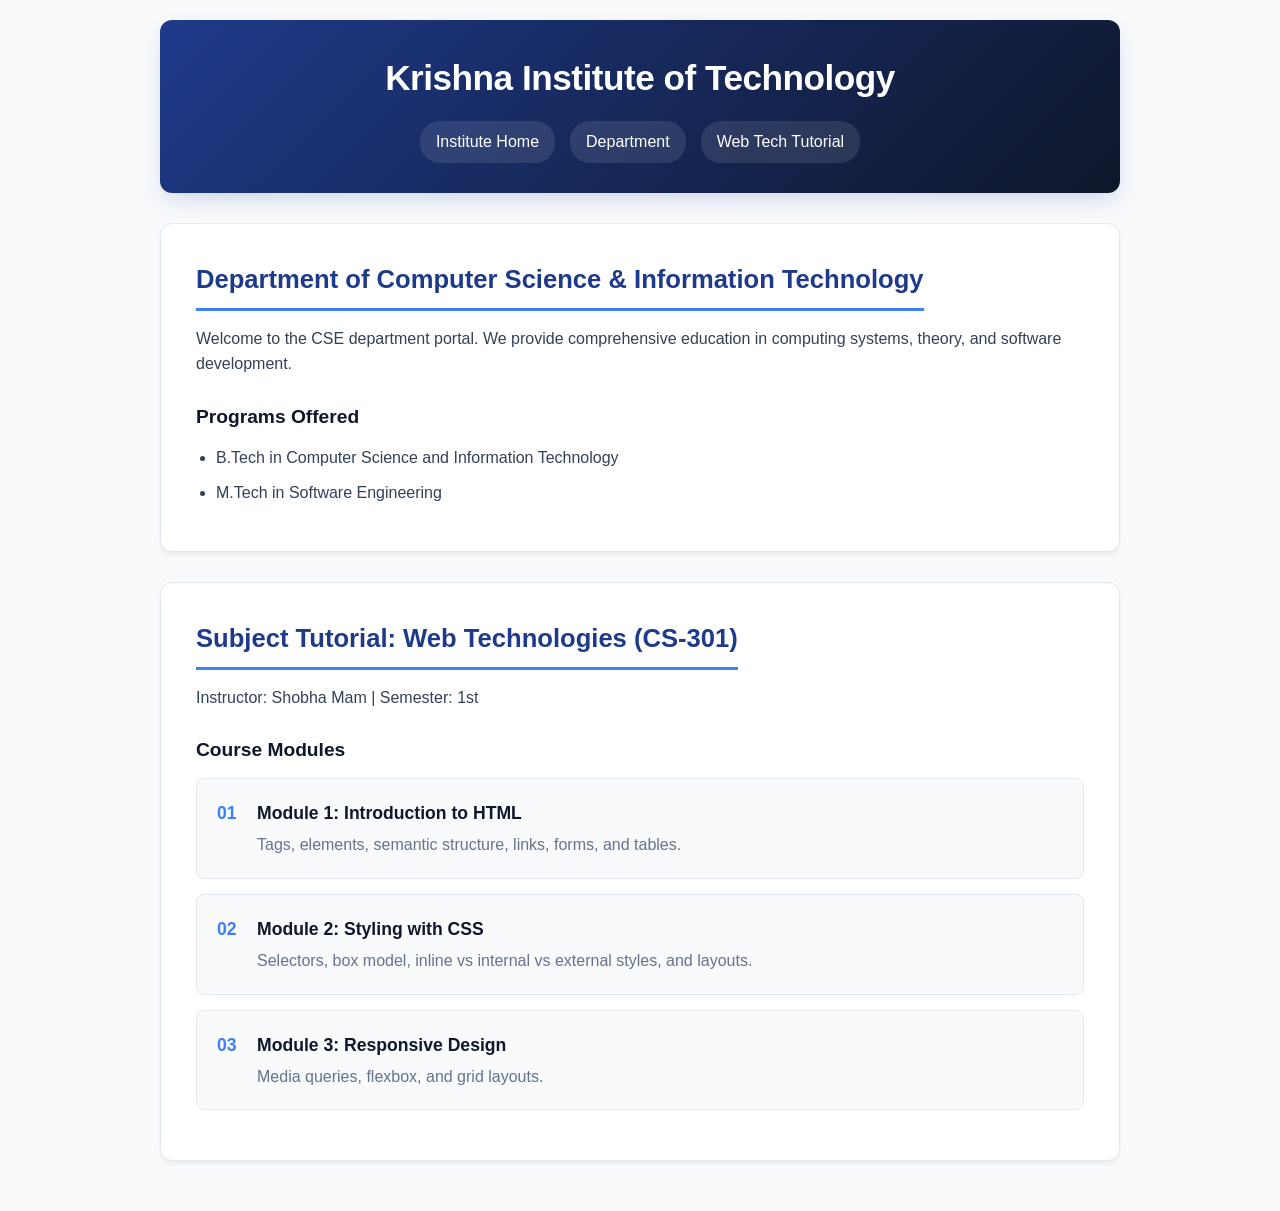
<file: index.html>
<!DOCTYPE html>
<html lang="en">
<head>
  <meta charset="UTF-8">
  <title>Academic Portal</title>
  <link rel="stylesheet" href="style.css">
</head>
<body>
  <!-- Institute Website Section -->
  <header>
    <h1>Krishna Institute of Technology</h1>
    <nav>
      <a href="#institute">Institute Home</a>
      <a href="#department">Department</a>
      <a href="#tutorial">Web Tech Tutorial</a>
    </nav>
  </header>

  <!-- Department Section -->
  <section id="department">
    <h2>Department of Computer Science & Information Technology</h2>
    <p>Welcome to the CSE department portal. We provide comprehensive education in computing systems, theory, and software development.</p>
    <h3>Programs Offered</h3>
    <ul>
      <li>B.Tech in Computer Science and Information Technology</li>
      <li>M.Tech in Software Engineering</li>
    </ul>
  </section>

  <!-- Tutorial Website for a Specific Subject -->
  <section id="tutorial">
    <h2>Subject Tutorial: Web Technologies (CS-301)</h2>
    <p>Instructor: Shobha Mam | Semester: 1st</p>
    
    <h3>Course Modules</h3>
    <ol>
      <li>
        <strong>Module 1: Introduction to HTML</strong>
        <p>Tags, elements, semantic structure, links, forms, and tables.</p>
      </li>
      <li>
        <strong>Module 2: Styling with CSS</strong>
        <p>Selectors, box model, inline vs internal vs external styles, and layouts.</p>
      </li>
      <li>
        <strong>Module 3: Responsive Design</strong>
        <p>Media queries, flexbox, and grid layouts.</p>
      </li>
    </ol>
  </section>
</body>
</html>
</file>
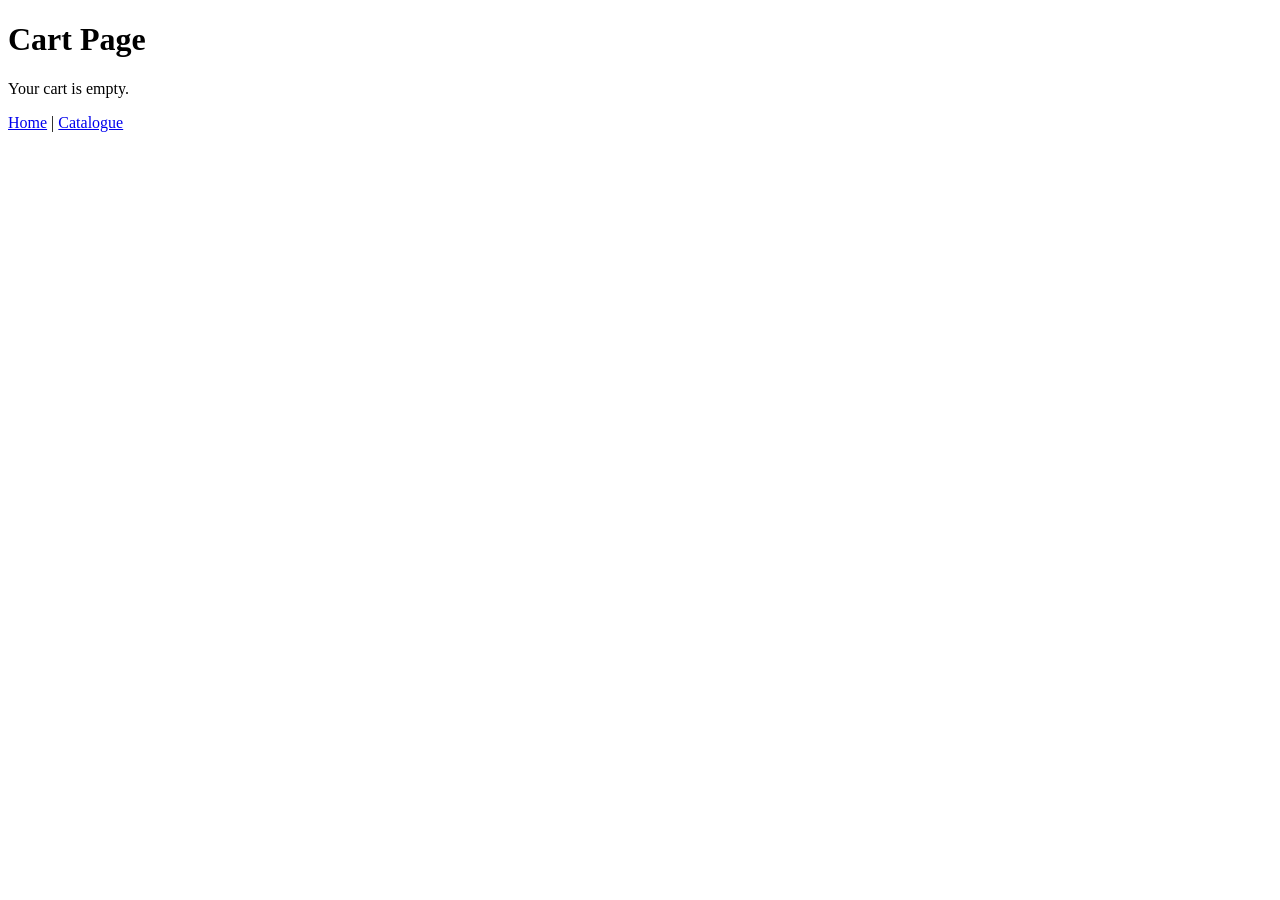
<file: cart.html>
<!DOCTYPE html>
<html>
<head>
    <title>Cart Page</title>
</head>

<body>

<h1>Cart Page</h1>

<p>Your cart is empty.</p>

<a href="home.html">Home</a> |
<a href="catalogue.html">Catalogue</a>

</body>
</html>
</file>
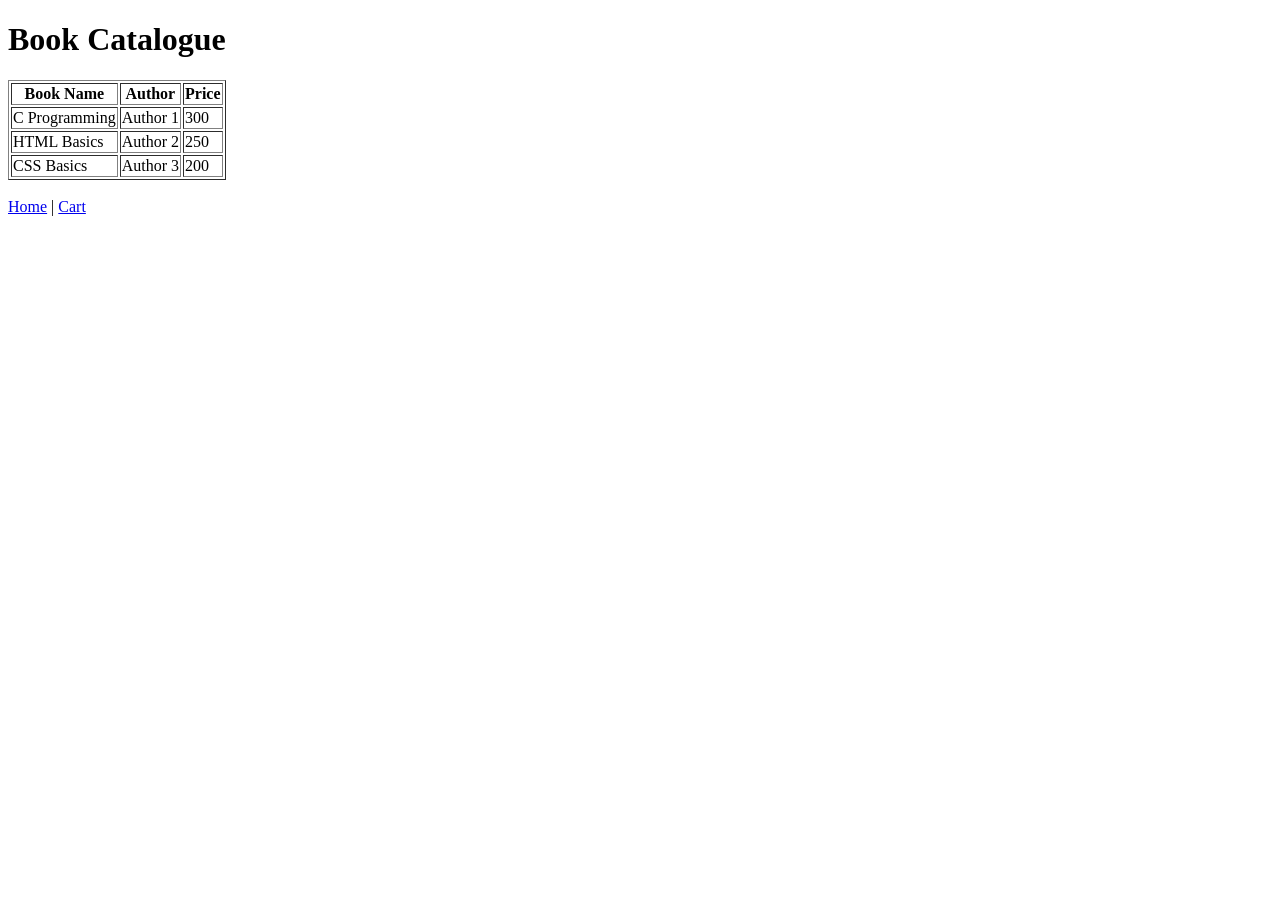
<file: catalogue.html>
<!DOCTYPE html>
<html>
<head>
    <title>Book Catalogue</title>
</head>

<body>

<h1>Book Catalogue</h1>

<table border="1">

<tr>
    <th>Book Name</th>
    <th>Author</th>
    <th>Price</th>
</tr>

<tr>
    <td>C Programming</td>
    <td>Author 1</td>
    <td>300</td>
</tr>

<tr>
    <td>HTML Basics</td>
    <td>Author 2</td>
    <td>250</td>
</tr>

<tr>
    <td>CSS Basics</td>
    <td>Author 3</td>
    <td>200</td>
</tr>

</table>

<br>

<a href="home.html">Home</a> |
<a href="cart.html">Cart</a>

</body>
</html>
</file>
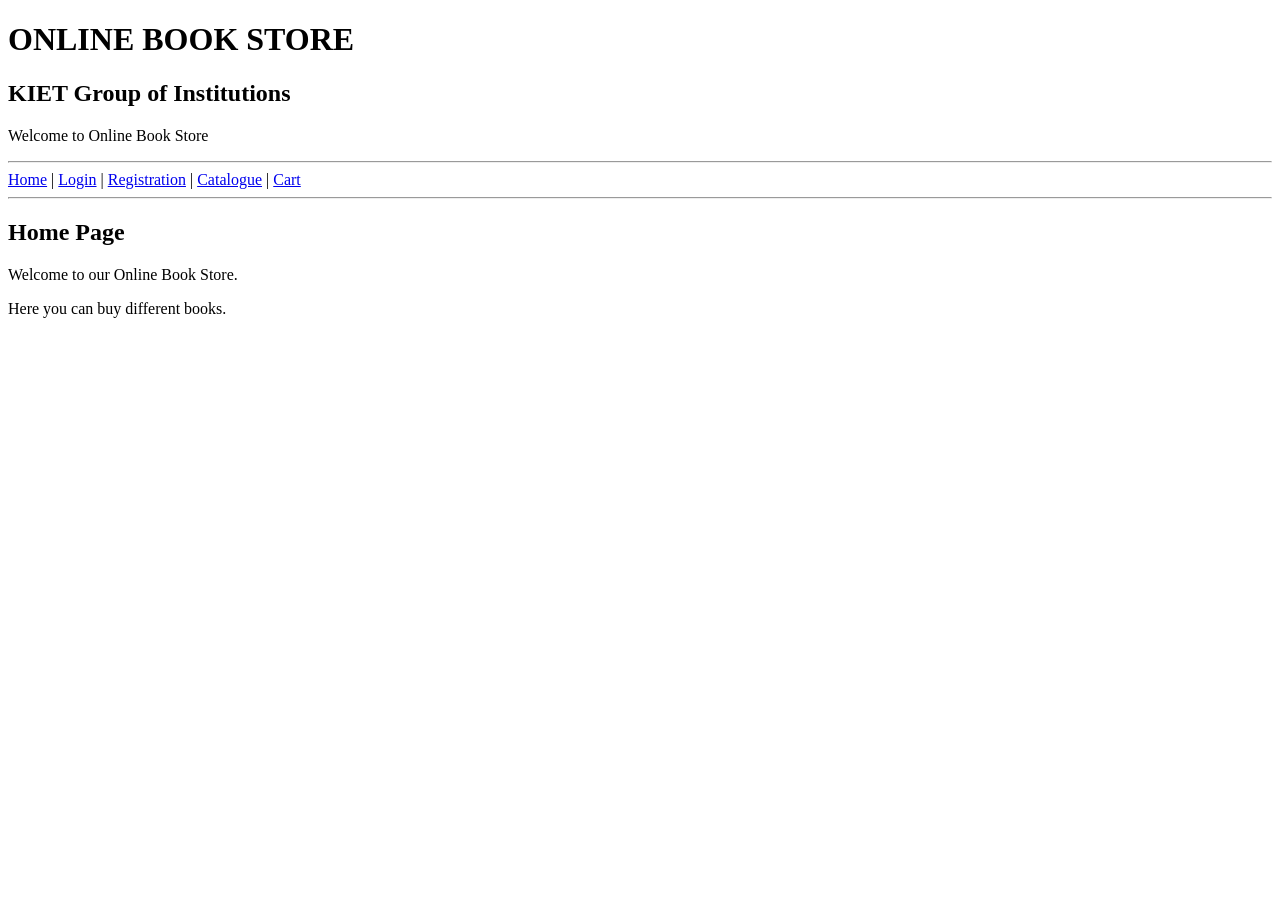
<file: home.html>
<!DOCTYPE html>
<html>
<head>
    <title>Online Book Store</title>
</head>

<body>

<h1>ONLINE BOOK STORE</h1>

<h2>KIET Group of Institutions</h2>

<p>Welcome to Online Book Store</p>

<hr>

<a href="home.html">Home</a> |
<a href="login.html">Login</a> |
<a href="registration.html">Registration</a> |
<a href="catalogue.html">Catalogue</a> |
<a href="cart.html">Cart</a>

<hr>

<h2>Home Page</h2>

<p>Welcome to our Online Book Store.</p>

<p>Here you can buy different books.</p>

</body>
</html>
</file>
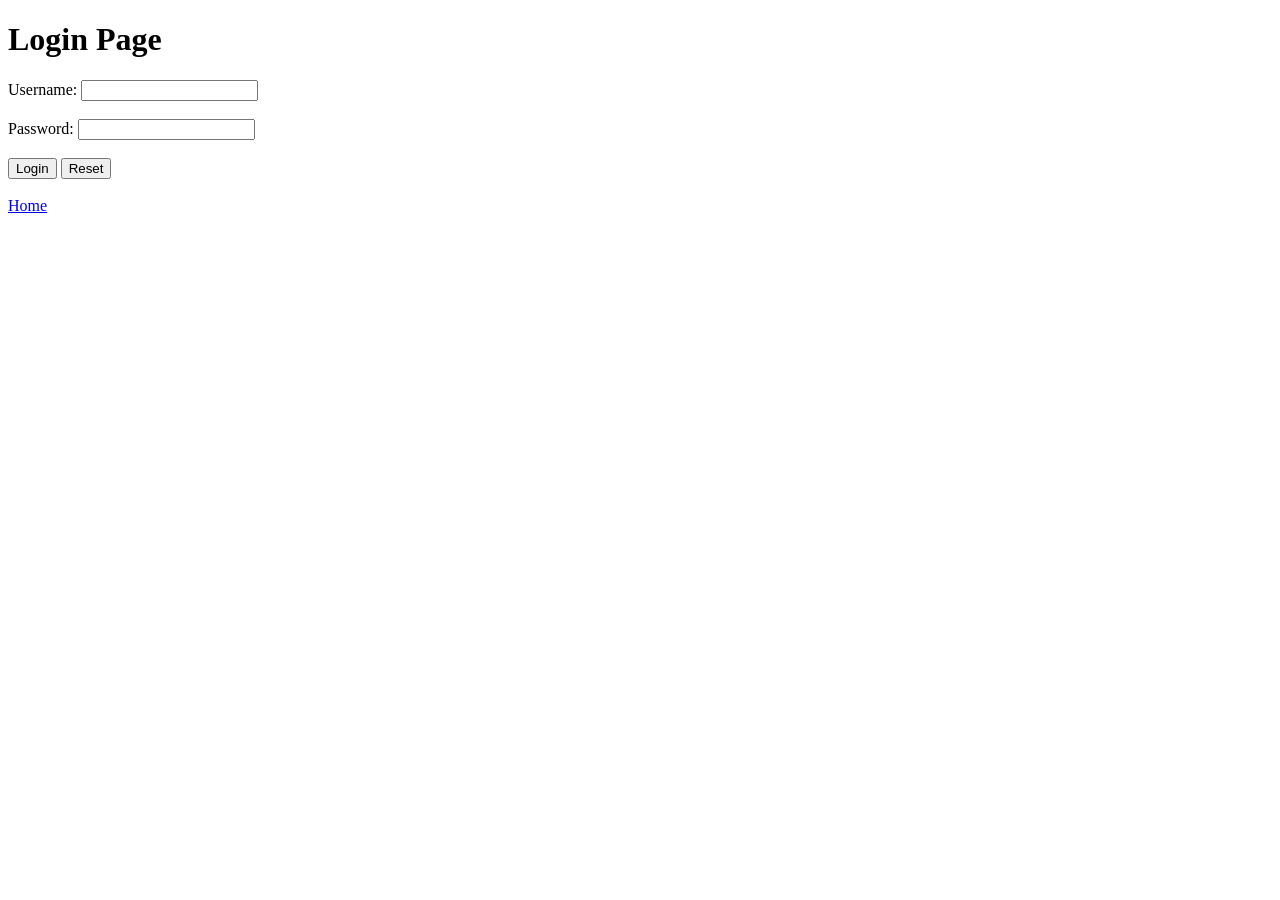
<file: login.html>
<!DOCTYPE html>
<html>
<head>
    <title>Login Page</title>
</head>

<body>

<h1>Login Page</h1>

<form>

Username:
<input type="text">

<br><br>

Password:
<input type="password">

<br><br>

<input type="submit" value="Login">

<input type="reset" value="Reset">

</form>

<br>

<a href="home.html">Home</a>

</body>
</html>
</file>
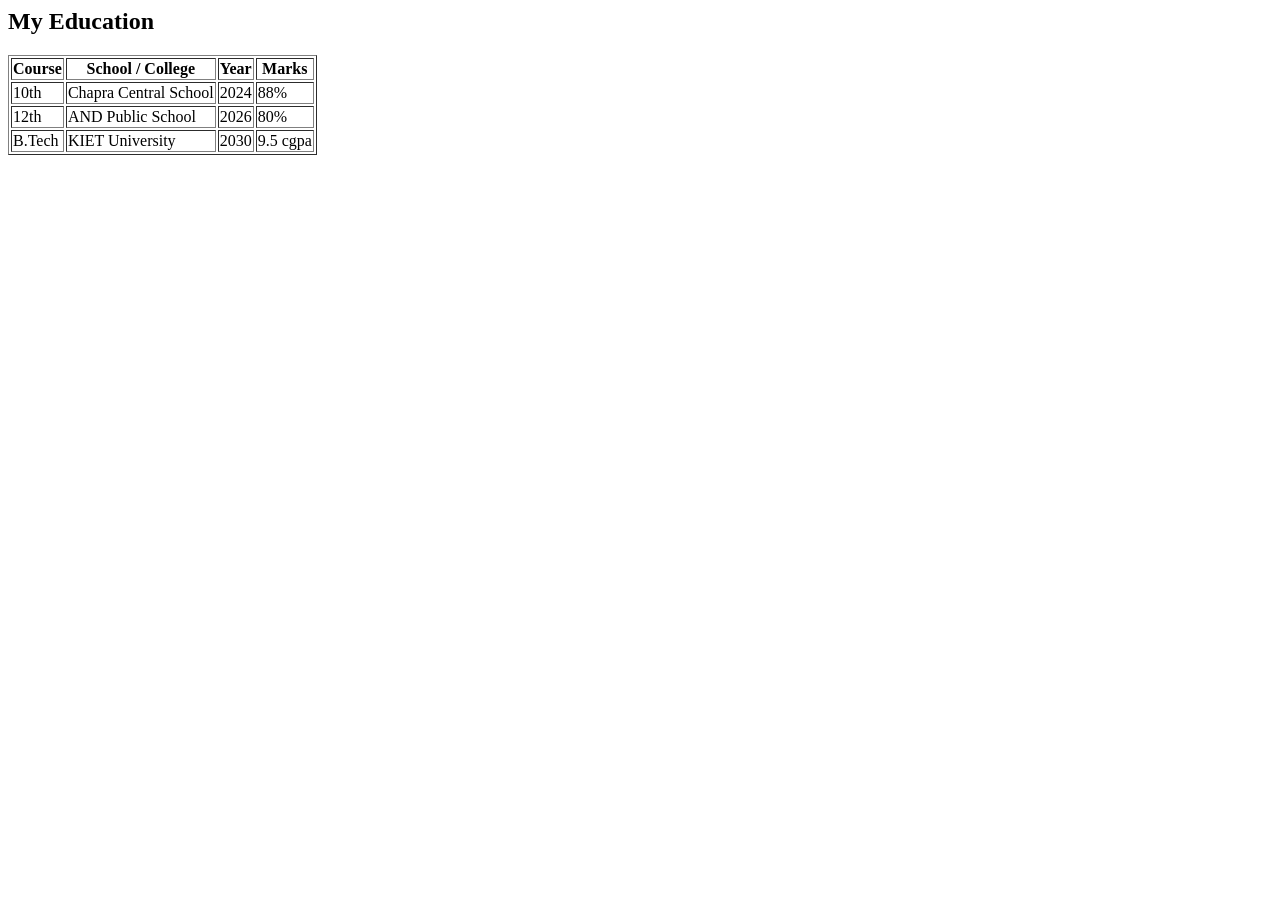
<file: q1.html>
<html>
<head>
    <title>Education Details</title>
</head>
<body>
    <h2>My Education</h2>
    <table border="1">
        <tr>
            <th>Course</th>
            <th>School / College</th>
            <th>Year</th>
            <th>Marks</th>
        </tr>
        <tr>
            <td>10th</td>
            <td>Chapra Central School</td>
            <td>2024</td>
            <td>88%</td>
        </tr>
        <tr>
            <td>12th</td>
            <td>AND Public School</td>
            <td>2026</td>
            <td>80%</td>
        </tr>
        <tr>
            <td>B.Tech</td>
            <td>KIET University </td>
            <td>2030</td>
            <td>9.5 cgpa </td>
        </tr>
    </table>
</body>
</html>
</file>
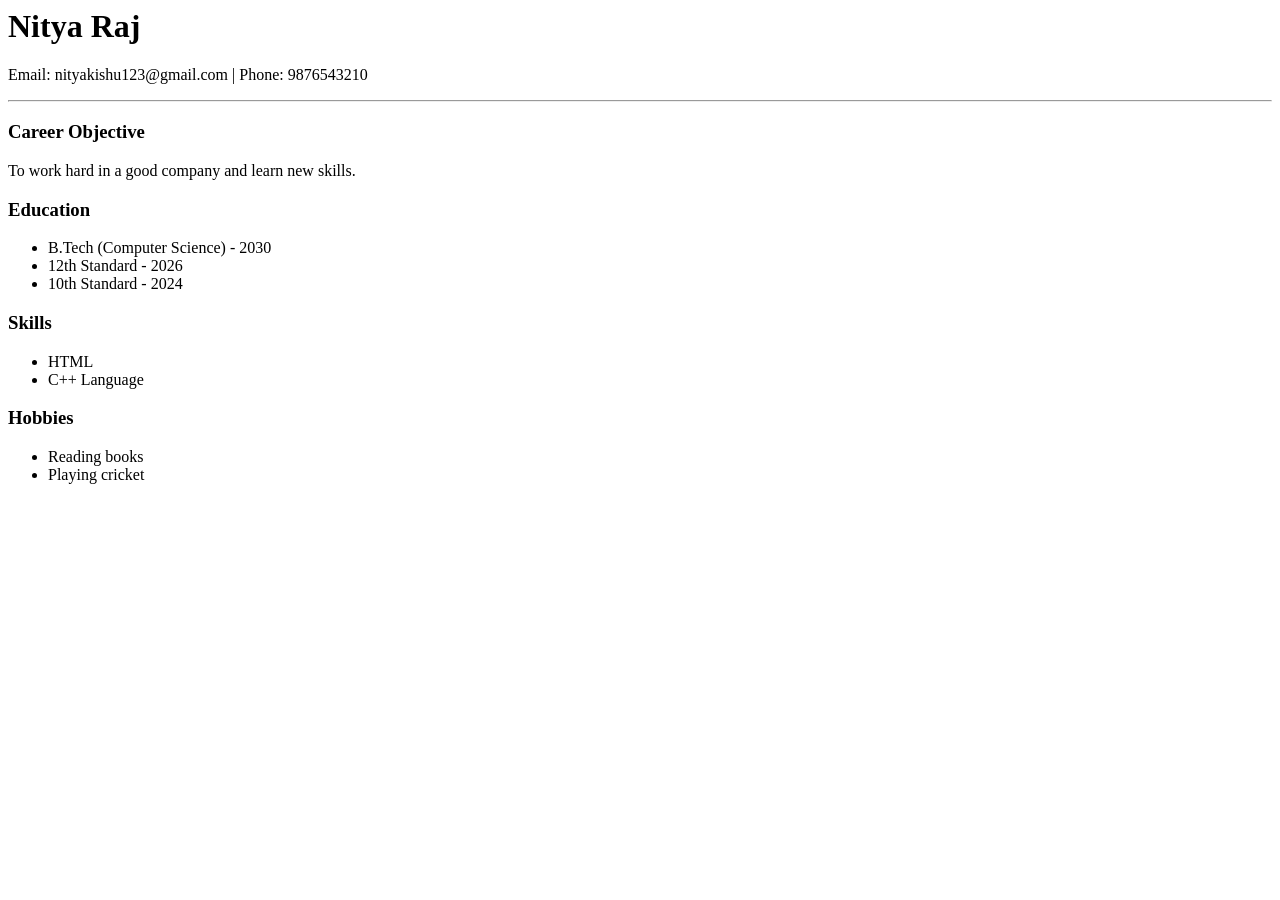
<file: q2.html>
<html>
<head>
    <title>My CV</title>
</head>
<body>
    <h1>Nitya Raj</h1>
    <p>Email: nityakishu123@gmail.com | Phone: 9876543210</p>
    <hr>

    <h3>Career Objective</h3>
    <p>To work hard in a good company and learn new skills.</p>

    <h3>Education</h3>
    <ul>
        <li>B.Tech (Computer Science) - 2030</li>
        <li>12th Standard - 2026</li>
        <li>10th Standard - 2024</li>
    </ul>

    <h3>Skills</h3>
    <ul>
        <li>HTML</li>
        <li>C++ Language</li>
    </ul>

    <h3>Hobbies</h3>
    <ul>
        <li>Reading books</li>
        <li>Playing cricket</li>
    </ul>
</body>
</html>
</file>
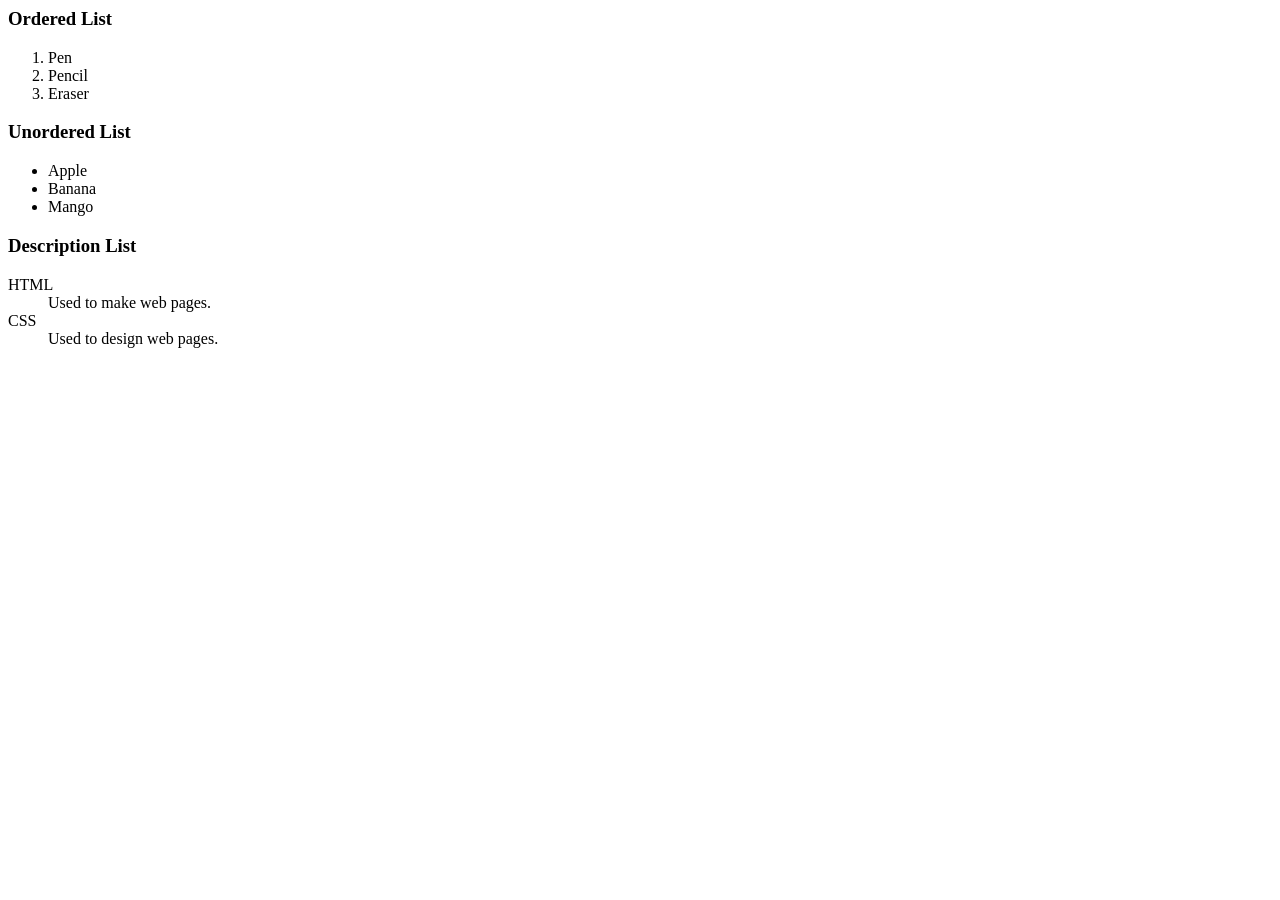
<file: q3.html>
<html>
<head>
    <title>Lists Example</title>
</head>
<body>
    <h3>Ordered List</h3>
    <ol>
        <li>Pen</li>
        <li>Pencil</li>
        <li>Eraser</li>
    </ol>

    <h3>Unordered List</h3>
    <ul>
        <li>Apple</li>
        <li>Banana</li>
        <li>Mango</li>
    </ul>

    <h3>Description List</h3>
    <dl>
        <dt>HTML</dt>
        <dd>Used to make web pages.</dd>
        <dt>CSS</dt>
        <dd>Used to design web pages.</dd>
    </dl>
</body>
</html>
</file>
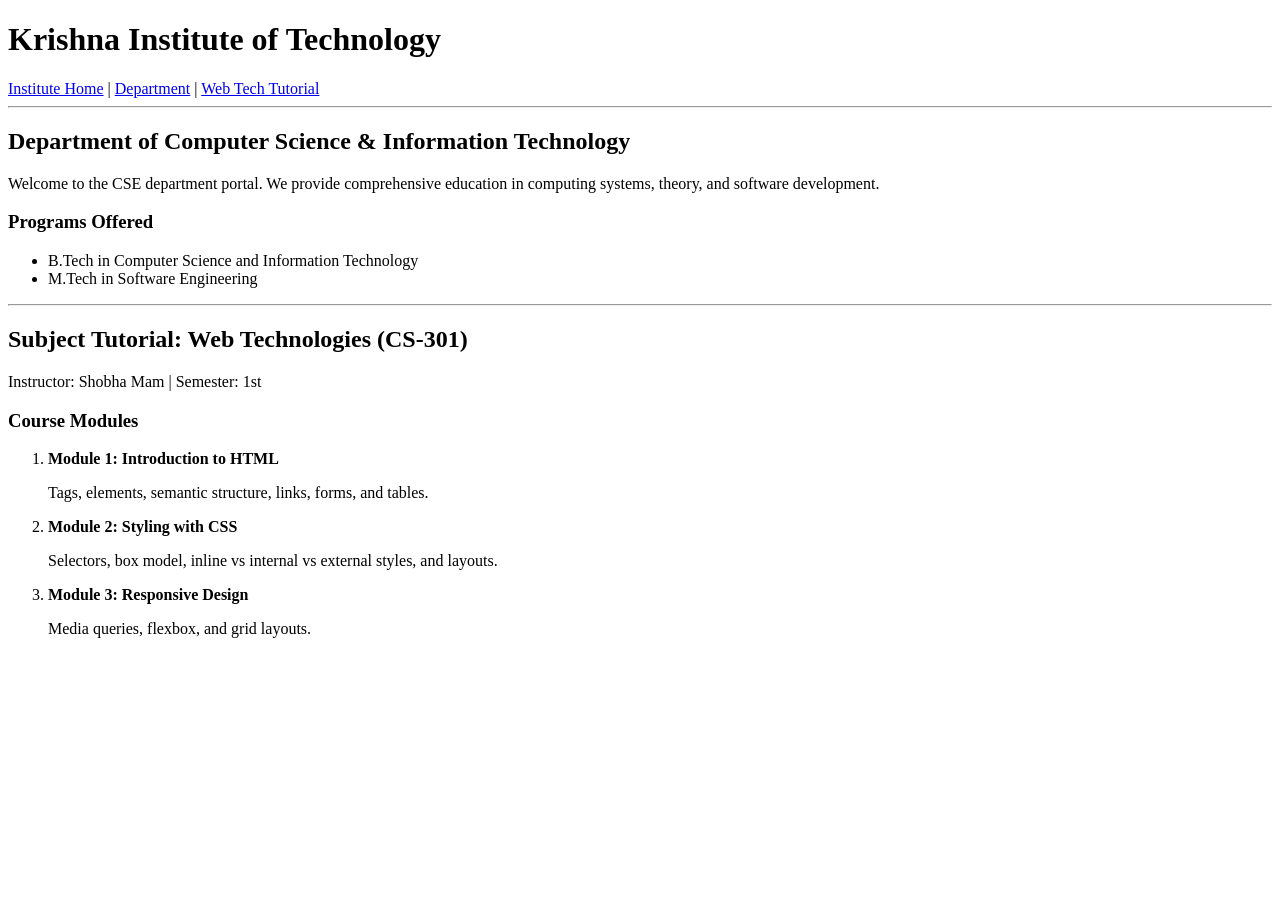
<file: q4.html>
<!DOCTYPE html>
<html lang="en">
<head>
  <meta charset="UTF-8">
  <title>Academic Portal</title>
</head>
<body>
  <!-- Institute Website Section -->
  <header>
    <h1>Krishna Institute of Technology</h1>
    <nav>
      <a href="#institute">Institute Home</a> | 
      <a href="#department">Department</a> | 
      <a href="#tutorial">Web Tech Tutorial</a>
    </nav>
  </header>

  <hr>

  <!-- Department Section -->
  <section id="department">
    <h2>Department of Computer Science & Information Technology</h2>
    <p>Welcome to the CSE department portal. We provide comprehensive education in computing systems, theory, and software development.</p>
    <h3>Programs Offered</h3>
    <ul>
      <li>B.Tech in Computer Science and Information Technology</li>
      <li>M.Tech in Software Engineering</li>
    </ul>
  </section>

  <hr>

  <!-- Tutorial Website for a Specific Subject -->
  <section id="tutorial">
    <h2>Subject Tutorial: Web Technologies (CS-301)</h2>
    <p>Instructor: Shobha Mam | Semester: 1st</p>
    
    <h3>Course Modules</h3>
    <ol>
      <li>
        <strong>Module 1: Introduction to HTML</strong>
        <p>Tags, elements, semantic structure, links, forms, and tables.</p>
      </li>
      <li>
        <strong>Module 2: Styling with CSS</strong>
        <p>Selectors, box model, inline vs internal vs external styles, and layouts.</p>
      </li>
      <li>
        <strong>Module 3: Responsive Design</strong>
        <p>Media queries, flexbox, and grid layouts.</p>
      </li>
    </ol>
  </section>
</body>
</html>
</file>
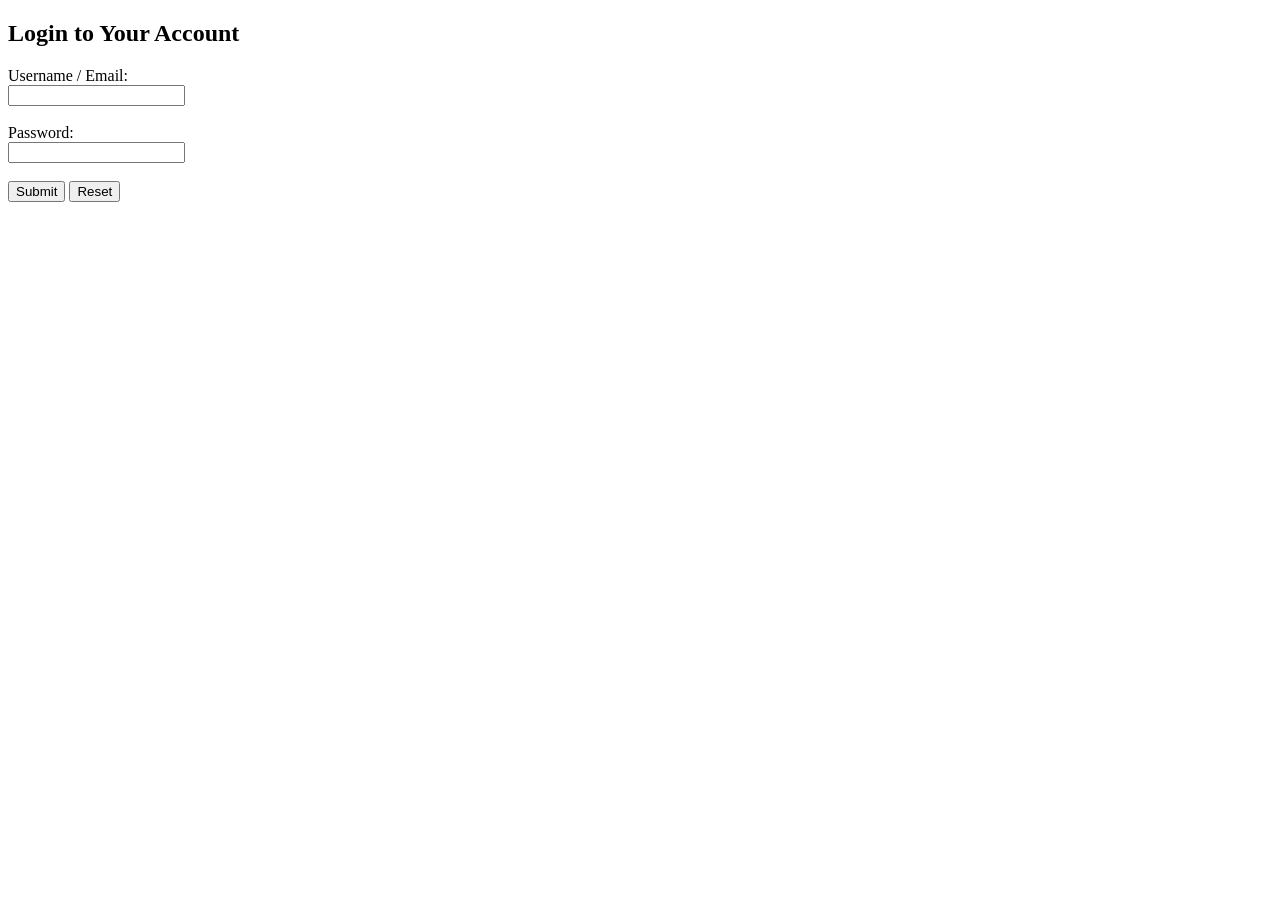
<file: q5.html>
<!DOCTYPE html>
<html lang="en">
<head>
  <meta charset="UTF-8">
  <title>User Login</title>
</head>
<body>
  <h2>Login to Your Account</h2>
  <form action="#" method="post">
    <div>
      <label for="username">Username / Email:</label><br>
      <input type="text" id="username" name="username" required>
    </div>
    <br>
    <div>
      <label for="password">Password:</label><br>
      <input type="password" id="password" name="password" required>
    </div>
    <br>
    <div>
      <input type="submit" value="Submit">
      <input type="reset" value="Reset">
    </div>
  </form>
</body>
</html>
</file>
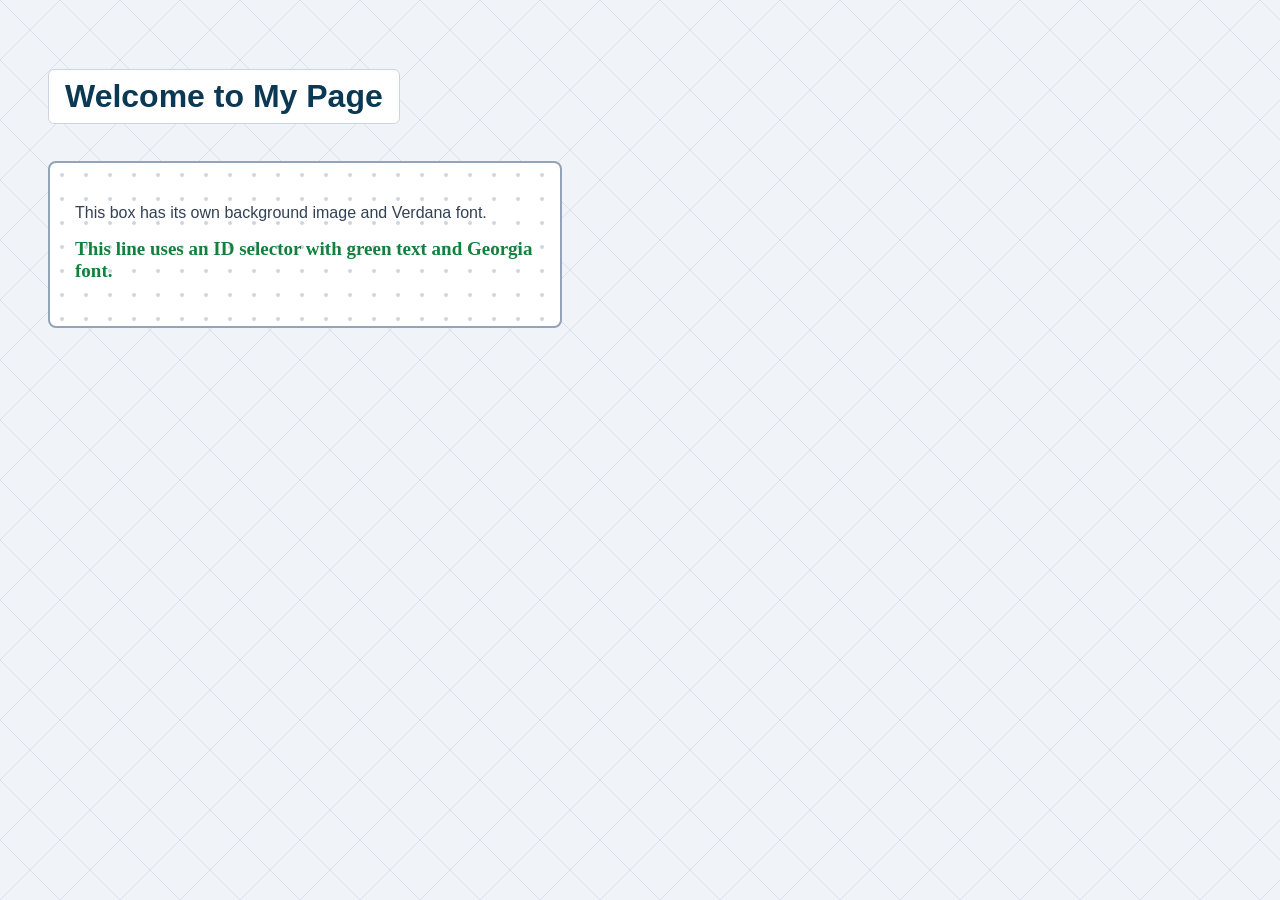
<file: q8.html>
<html>
<head>
    <title>Q8 CSS Selectors & Background</title>
    <style>
        /* 1. Page ke liye clean, light background pattern */
        body {
            background-color: #f0f4f8;
            background-image: url("data:image/svg+xml;utf8,<svg xmlns='http://www.w3.org/2000/svg' width='60' height='60' viewBox='0 0 60 60'><path d='M0 0h60v60H0z' fill='%23f0f4f8'/><path d='M60 0L0 60M0 0l60 60' stroke='%23d9e2ec' stroke-width='1'/></svg>");
            font-family: Arial, sans-serif;
            padding: 40px;
        }

        /* 2. Heading selector (alag font, color, clean background plate) */
        h1 {
            color: #0b3954;
            font-family: 'Trebuchet MS', sans-serif;
            background-color: #ffffff;
            display: inline-block;
            padding: 8px 16px;
            border-radius: 6px;
            border: 1px solid #cbd5e1;
        }

        /* 3. Class selector (Single element ke liye alag soft background image) */
        .mybox {
            background-color: #ffffff;
            background-image: url("data:image/svg+xml;utf8,<svg xmlns='http://www.w3.org/2000/svg' width='24' height='24' viewBox='0 0 24 24'><circle cx='12' cy='12' r='2' fill='%23cbd5e1'/></svg>");
            font-family: Verdana, sans-serif;
            color: #334155;
            width: 460px;
            padding: 25px;
            margin-top: 15px;
            border-radius: 8px;
            border: 2px solid #94a3b8;
        }

        /* 4. ID selector (alag font style, green color, bold) */
        #special-text {
            color: #15803d;
            font-size: 19px;
            font-weight: bold;
            font-family: Georgia, serif;
            margin-top: 12px;
        }
    </style>
</head>
<body>

    <h1>Welcome to My Page</h1>

    <!-- Single element with its own background pattern -->
    <div class="mybox">
        <p>This box has its own background image and Verdana font.</p>
        <p id="special-text">This line uses an ID selector with green text and Georgia font.</p>
    </div>

</body>
</html>
</file>
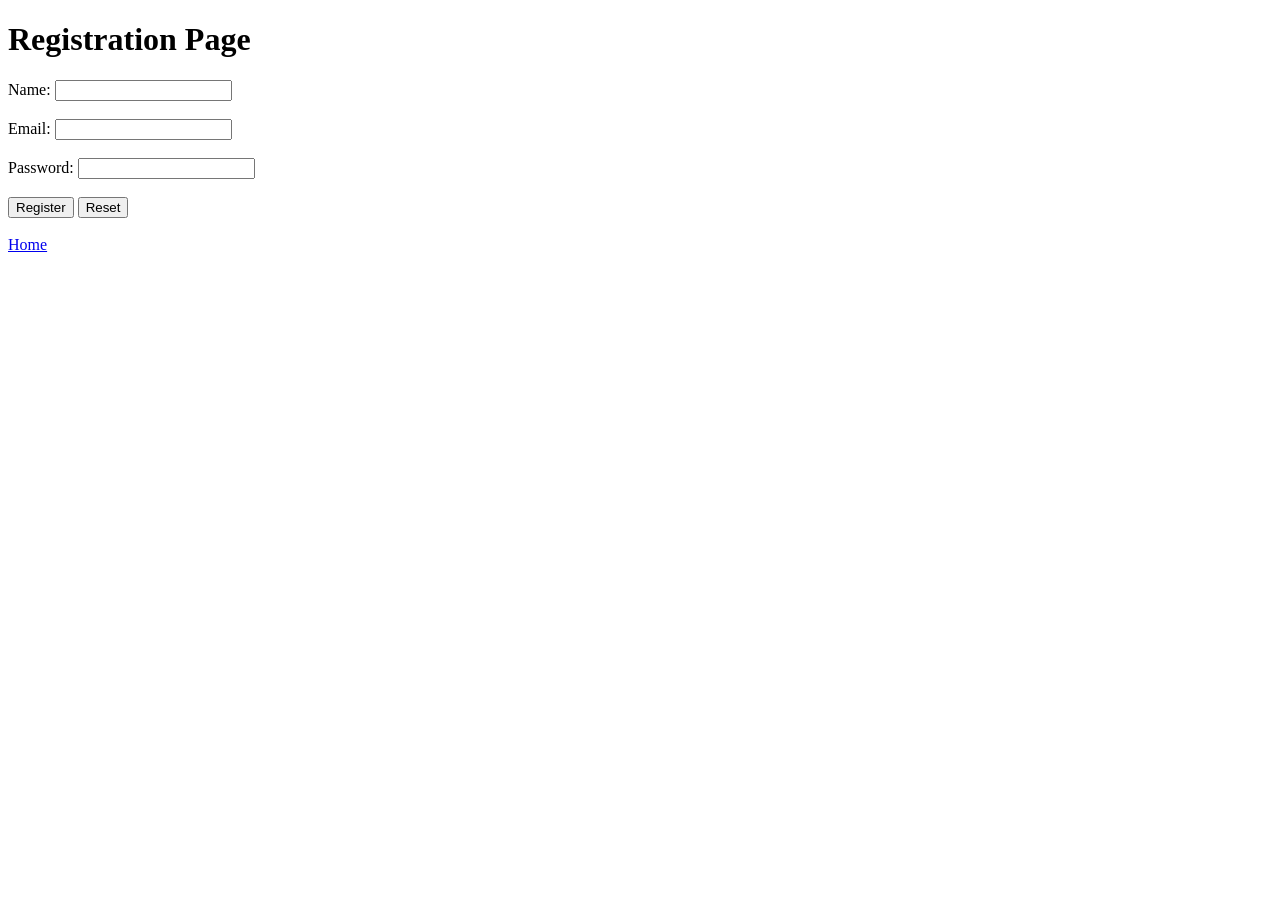
<file: registration.html>
<!DOCTYPE html>
<html>
<head>
    <title>Registration Page</title>
</head>

<body>

<h1>Registration Page</h1>

<form>

Name:
<input type="text">

<br><br>

Email:
<input type="text">

<br><br>

Password:
<input type="password">

<br><br>

<input type="submit" value="Register">

<input type="reset" value="Reset">

</form>

<br>

<a href="home.html">Home</a>

</body>
</html>
</file>
<file: style.css>
/* Global Styles & Variables */
:root {
  --primary: #1e3a8a; /* Deep Academic Blue */
  --primary-light: #3b82f6;
  --secondary: #0f172a;
  --accent: #2563eb;
  --bg-color: #f8fafc;
  --card-bg: #ffffff;
  --text-main: #334155;
  --text-muted: #64748b;
  --border-color: #e2e8f0;
  --radius: 12px;
  --transition: all 0.3s ease;
}

* {
  box-sizing: border-box;
  margin: 0;
  padding: 0;
}

html {
  scroll-behavior: smooth;
}

body {
  font-family: 'Segoe UI', Tahoma, Geneva, Verdana, sans-serif;
  background-color: var(--bg-color);
  color: var(--text-main);
  line-height: 1.6;
  padding: 20px;
  max-width: 1000px;
  margin: 0 auto;
}

/* Header & Navigation */
header {
  background: linear-gradient(135deg, var(--primary), var(--secondary));
  color: #ffffff;
  padding: 30px 40px;
  border-radius: var(--radius);
  box-shadow: 0 10px 25px -5px rgba(30, 58, 138, 0.2);
  text-align: center;
  margin-bottom: 30px;
}

header h1 {
  font-size: 2.2rem;
  font-weight: 700;
  margin-bottom: 15px;
  letter-spacing: -0.5px;
}

nav {
  display: flex;
  justify-content: center;
  gap: 15px;
  flex-wrap: wrap;
}

nav a {
  color: #ffffff;
  text-decoration: none;
  font-weight: 500;
  padding: 8px 16px;
  border-radius: 20px;
  background: rgba(255, 255, 255, 0.1);
  transition: var(--transition);
}

nav a:hover {
  background: var(--primary-light);
  transform: translateY(-2px);
}

/* Remove default horizontal rules since we're using card separation */
hr {
  display: none;
}

/* Sections (Cards) */
section {
  background: var(--card-bg);
  padding: 35px;
  border-radius: var(--radius);
  box-shadow: 0 4px 6px -1px rgba(0, 0, 0, 0.05), 0 2px 4px -1px rgba(0, 0, 0, 0.03);
  margin-bottom: 30px;
  border: 1px solid var(--border-color);
  transition: var(--transition);
}

section:hover {
  box-shadow: 0 10px 15px -3px rgba(0, 0, 0, 0.08);
}

h2 {
  color: var(--primary);
  font-size: 1.6rem;
  margin-bottom: 15px;
  border-bottom: 3px solid var(--primary-light);
  padding-bottom: 8px;
  display: inline-block;
}

h3 {
  color: var(--secondary);
  font-size: 1.2rem;
  margin-top: 25px;
  margin-bottom: 12px;
}

p {
  color: var(--text-main);
  margin-bottom: 15px;
}

/* Lists & Modules */
ul, ol {
  padding-left: 20px;
  margin-top: 10px;
}

li {
  margin-bottom: 10px;
}

/* Specific styling for Tutorial Module items */
#tutorial ol {
  list-style: none;
  padding: 0;
  counter-reset: module-counter;
}

#tutorial ol li {
  position: relative;
  background: #f8fafc;
  border: 1px solid var(--border-color);
  padding: 20px 20px 20px 60px;
  border-radius: 8px;
  margin-bottom: 15px;
  transition: var(--transition);
  counter-increment: module-counter;
}

#tutorial ol li:hover {
  border-color: var(--primary-light);
  transform: translateX(4px);
}

/* Custom numbers for ordered list */
#tutorial ol li::before {
  content: "0" counter(module-counter);
  position: absolute;
  left: 20px;
  top: 20px;
  font-weight: bold;
  color: var(--primary-light);
  font-size: 1.1rem;
}

#tutorial ol li strong {
  color: var(--secondary);
  font-size: 1.1rem;
  display: block;
  margin-bottom: 5px;
}

#tutorial ol li p {
  margin-bottom: 0;
  color: var(--text-muted);
}

/* Responsive Adjustments */
@media (max-width: 600px) {
  body {
    padding: 10px;
  }
  header {
    padding: 20px;
  }
  header h1 {
    font-size: 1.7rem;
  }
  section {
    padding: 20px;
  }
}
</file>
